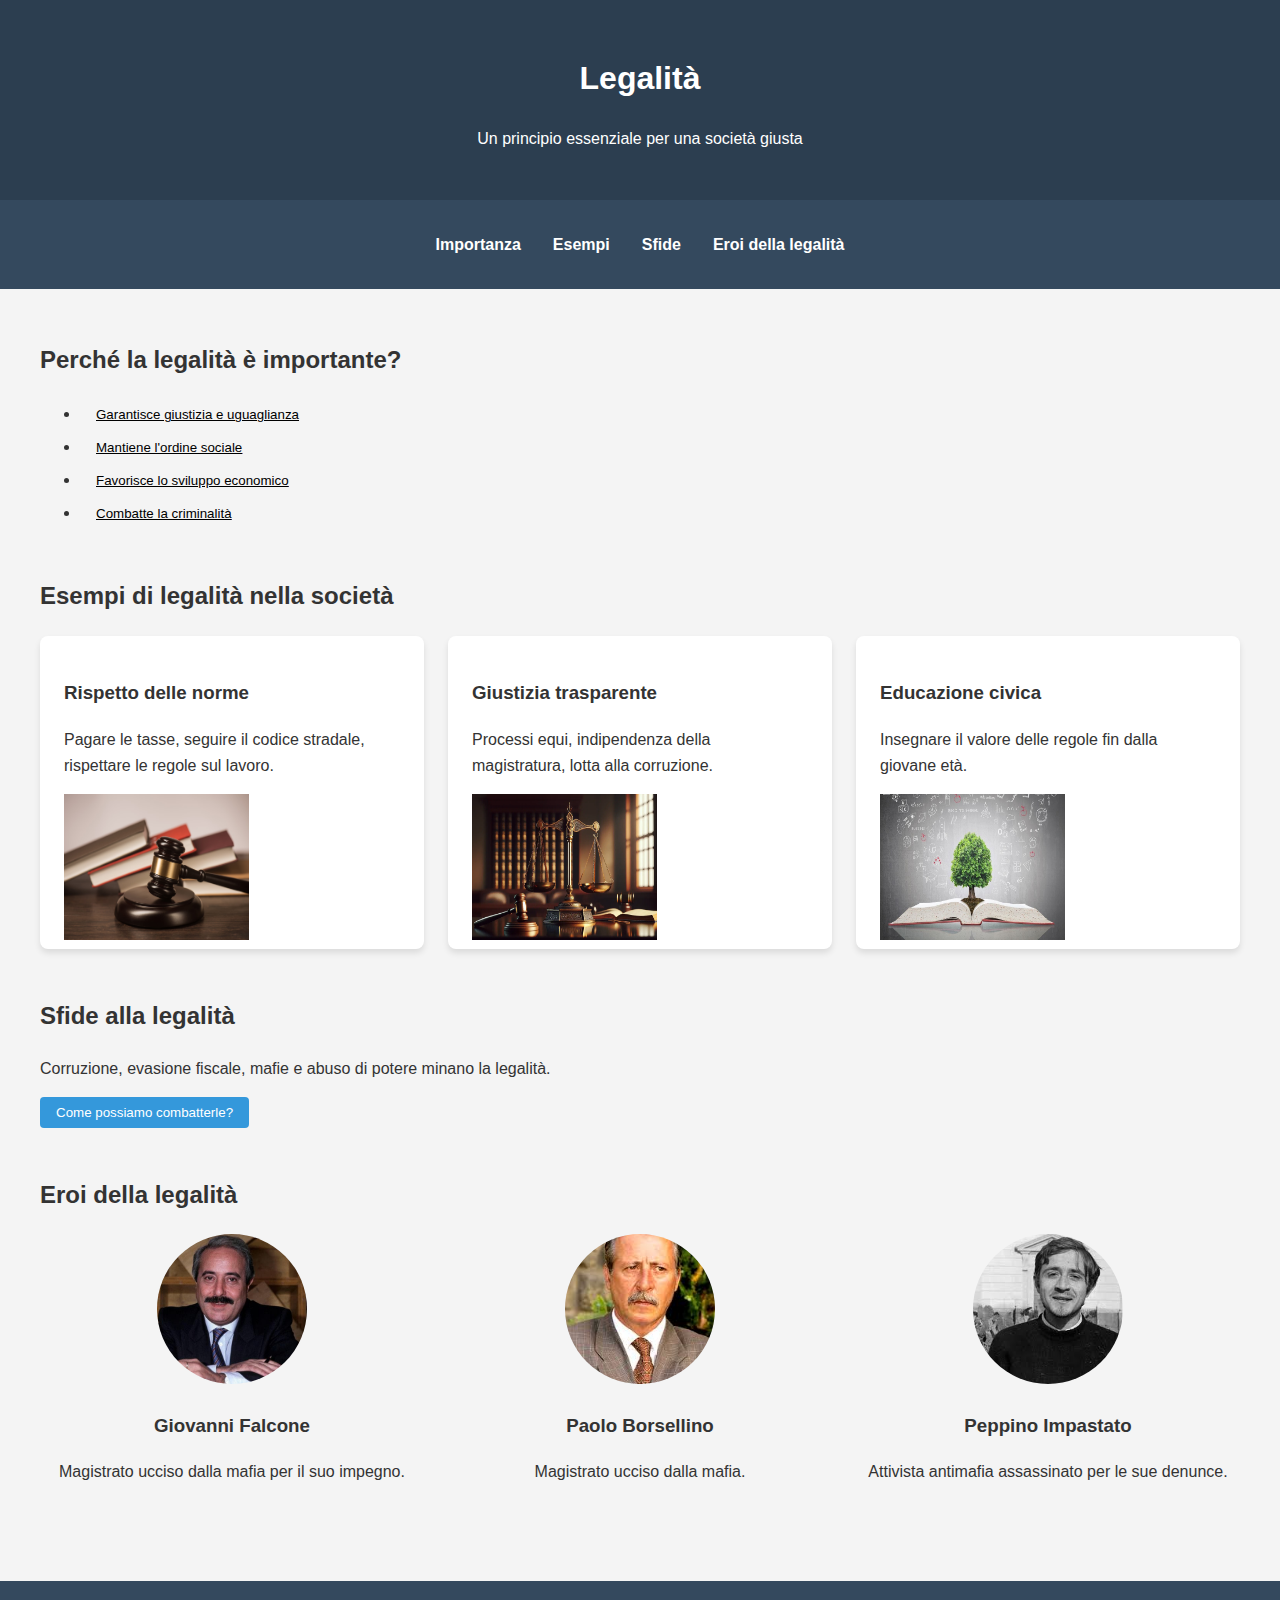
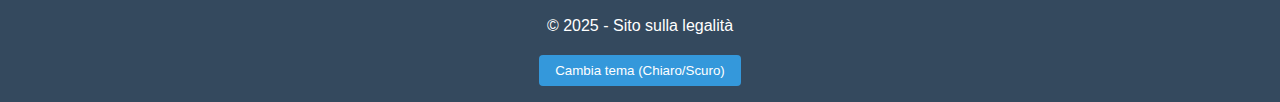
<file: index.html>
<!DOCTYPE html>
<html lang="it">
<head>
    <meta charset="UTF-8">
    <meta name="viewport" content="width=device-width, initial-scale=1.0">
    <title>Legalità - Un valore fondamentale</title>
    <link rel="stylesheet" href="style.css">
</head>
<body>
    <header>
        <h1>Legalità</h1>
        <p>Un principio essenziale per una società giusta</p>
    </header>

    <nav>
        <ul>
            <li><a href="#importanza">Importanza</a></li>
            <li><a href="#esempi">Esempi</a></li>
            <li><a href="#sfide">Sfide</a></li>
            <li><a href="#eroi">Eroi della legalità</a></li>
        </ul>
    </nav>

    <main>
        <section id="importanza">
            <h2>Perché la legalità è importante?</h2>
            <ul>
                <li><a href="Garantisce giustizia e uguaglianza.html"><button class="b1"><p1>Garantisce giustizia e uguaglianza</p1></button></a></li>
                <li><a href="Mantiene l'ordine sociale.html"><button class="b1"><p1>Mantiene l'ordine sociale</p1></button></a></li>
                <li><a href="Favorisce lo sviluppo economico.html"><button class="b1"><p1>Favorisce lo sviluppo economico</p1></button></a></li>
                <li><a href="Combatte la criminalità.html"><button class="b1"><p1>Combatte la criminalità</p1></button></a></li>
            </ul>
        </section>

        <section id="esempi">
            <h2>Esempi di legalità nella società</h2>
            <div class="card-container">
                <div class="card">
                        <h3>Rispetto delle norme</h3>
                        <p>Pagare le tasse, seguire il codice stradale, rispettare le regole sul lavoro.</p>
                        <a href="rispetto delle norme.html"><img src="rispetto delle norme.png" class="imcard"></a>
                </div>
                <div class="card">
                    <h3>Giustizia trasparente</h3>
                    <p>Processi equi, indipendenza della magistratura, lotta alla corruzione.</p>
                    <a href="giustizia trasparenza.html"><img src="giustizia trasparente.png" class="imcard"></a>
                </div>
                <div class="card">
                    <h3>Educazione civica</h3>
                    <p>Insegnare il valore delle regole fin dalla giovane età.</p>
                    <a href="ed civica.html"><img src="ed civica.png" class="imcard"></a>
                </div>
            </div>
        </section>

        <section id="sfide">
            <h2>Sfide alla legalità</h2>
            <p>Corruzione, evasione fiscale, mafie e abuso di potere minano la legalità.</p>
            <button id="showSolution">Come possiamo combatterle?</button>
            <p id="solution" class="hidden">La legalità è un valore fondamentale per la convivenza civile, ma ogni giorno viene messa a rischio da sfide complesse e radicate. Tra i principali ostacoli troviamo la corruzione, l’evasione fiscale, le mafie e l’abuso di potere. Questi fenomeni compromettono la fiducia dei cittadini nelle istituzioni, aggravano le disuguaglianze sociali e rallentano lo sviluppo economico e democratico del Paese. La corruzione distorce i processi decisionali pubblici, alimenta clientele e sprechi, e favorisce interessi privati a discapito del bene comune. L’evasione fiscale, invece, priva lo Stato di risorse preziose per finanziare sanità, istruzione e infrastrutture, e penalizza chi paga regolarmente le tasse. Le mafie rappresentano una minaccia ancora più profonda: controllano territori, impongono il silenzio con la violenza e si infiltrano nell’economia legale, condizionando la libertà di cittadini e imprese. L’abuso di potere, infine, mina la giustizia e la credibilità delle istituzioni, generando sfiducia e rassegnazione. Combattere queste sfide richiede un impegno collettivo. Le istituzioni devono rafforzare i controlli, garantire trasparenza e punire chi viola la legge. Ma è altrettanto importante che ogni cittadino faccia la propria parte: rispettare le regole, denunciare le ingiustizie, educare le nuove generazioni alla legalità. Solo attraverso una cultura condivisa del rispetto, della responsabilità e dell’etica possiamo costruire una società più giusta, sicura e inclusiva.</p>
        </section>

        <section id="eroi">
            <h2>Eroi della legalità</h2>
            <div class="gallery">
                <div class="hero">
                    <a href="giovanni falcone.html"><img src="falcone.png" alt="Giovanni Falcone"></a>
                    <h3>Giovanni Falcone</h3>
                    <p>Magistrato ucciso dalla mafia per il suo impegno.</p>
                </div>
                <div class="hero">
                    <a href="paolo borsellino.html"><img src="borsellino.png" alt="Paolo Borsellino"></a>
                    <h3>Paolo Borsellino</h3>
                    <p>Magistrato ucciso dalla mafia.</p>
                </div>
                <div class="hero">
                    <a href="peppino impastato.html"><img src="impastato.png" alt="Peppino Impastato"></a>
                    <h3>Peppino Impastato</h3>
                    <p>Attivista antimafia assassinato per le sue denunce.</p>
                </div>
            </div>
        </section>
    </main>

    <footer>
        <p>© 2025 - Sito sulla legalità</p>
        <button id="changeTheme">Cambia tema (Chiaro/Scuro)</button>
    </footer>

    <script src="script.js"></script>
</body>
</html>
</file>
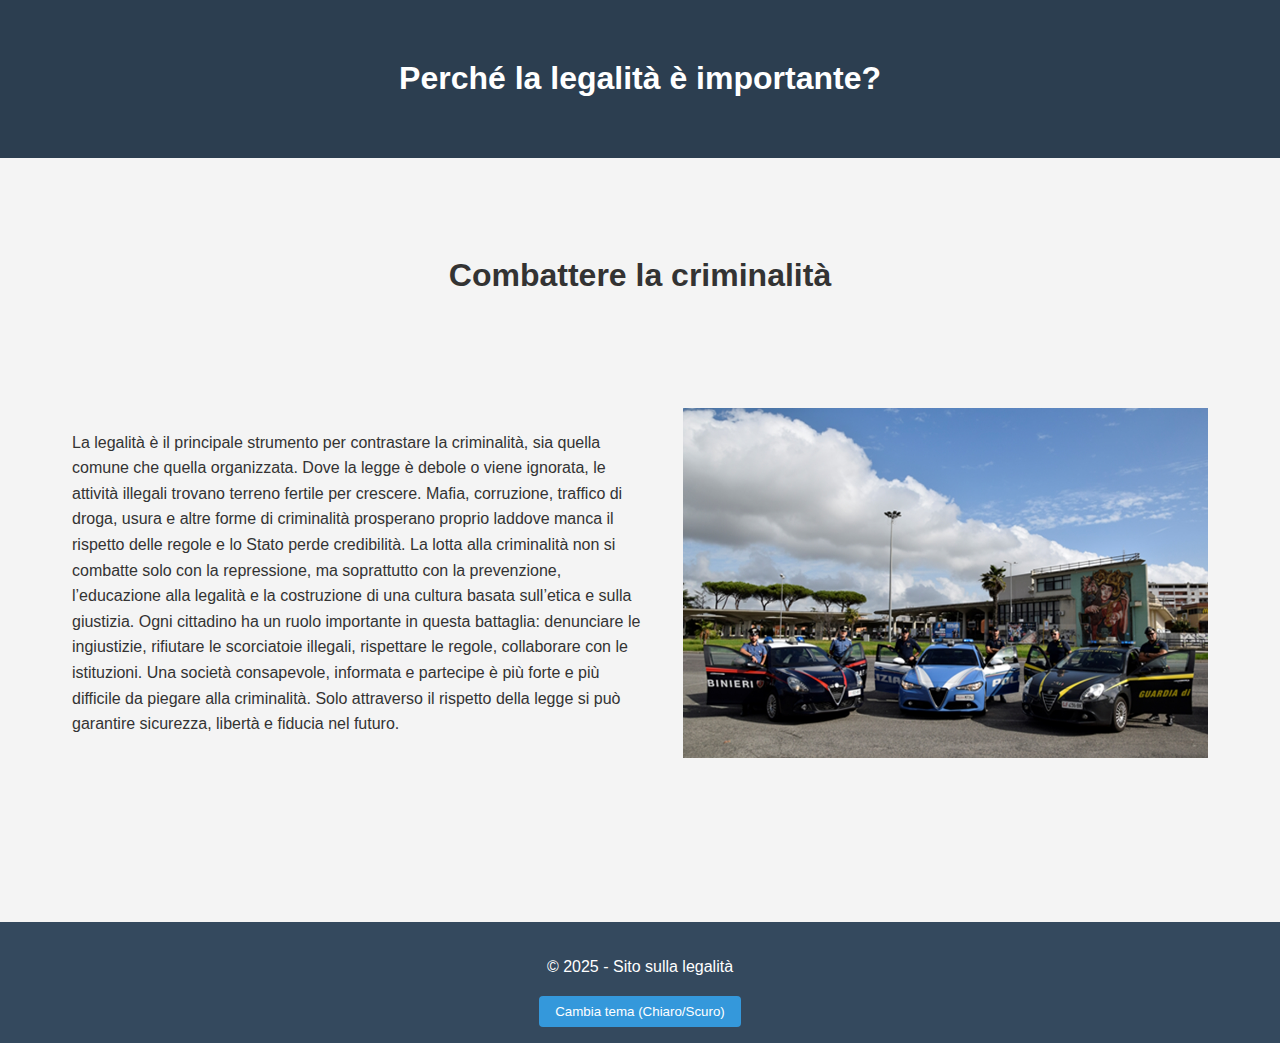
<file: Combatte la criminalità.html>
<!DOCTYPE html>
<html lang="it">
<head>
    <meta charset="UTF-8">
    <meta name="viewport" content="width=device-width, initial-scale=1.0">
    <title>Legalità - Un valore fondamentale</title>
    <link rel="stylesheet" href="style.css">
</head>
<body>
    <header>
        <h1>Perché la legalità è importante?</h1>
    </header>
    <main>
        <h1 class="sottotitolo">Combattere la criminalità</h1>
        <section id="intro">
            <p class="pbutton">La legalità è il principale strumento per contrastare la criminalità, sia quella comune che quella organizzata. Dove la legge è debole o viene ignorata, le attività illegali trovano terreno fertile per crescere. Mafia, corruzione, traffico di droga, usura e altre forme di criminalità prosperano proprio laddove manca il rispetto delle regole e lo Stato perde credibilità. La lotta alla criminalità non si combatte solo con la repressione, ma soprattutto con la prevenzione, l’educazione alla legalità e la costruzione di una cultura basata sull’etica e sulla giustizia. Ogni cittadino ha un ruolo importante in questa battaglia: denunciare le ingiustizie, rifiutare le scorciatoie illegali, rispettare le regole, collaborare con le istituzioni. Una società consapevole, informata e partecipe è più forte e più difficile da piegare alla criminalità. Solo attraverso il rispetto della legge si può garantire sicurezza, libertà e fiducia nel futuro.</p>
            <img src="combatte la criminalità.png" class="imbutton">
        </section>
    </main>
    <footer>
        <p>© 2025 - Sito sulla legalità</p>
        <button id="changeTheme">Cambia tema (Chiaro/Scuro)</button>
    </footer>

    <script src="script4.js"></script>
</body>
</html>
</file>
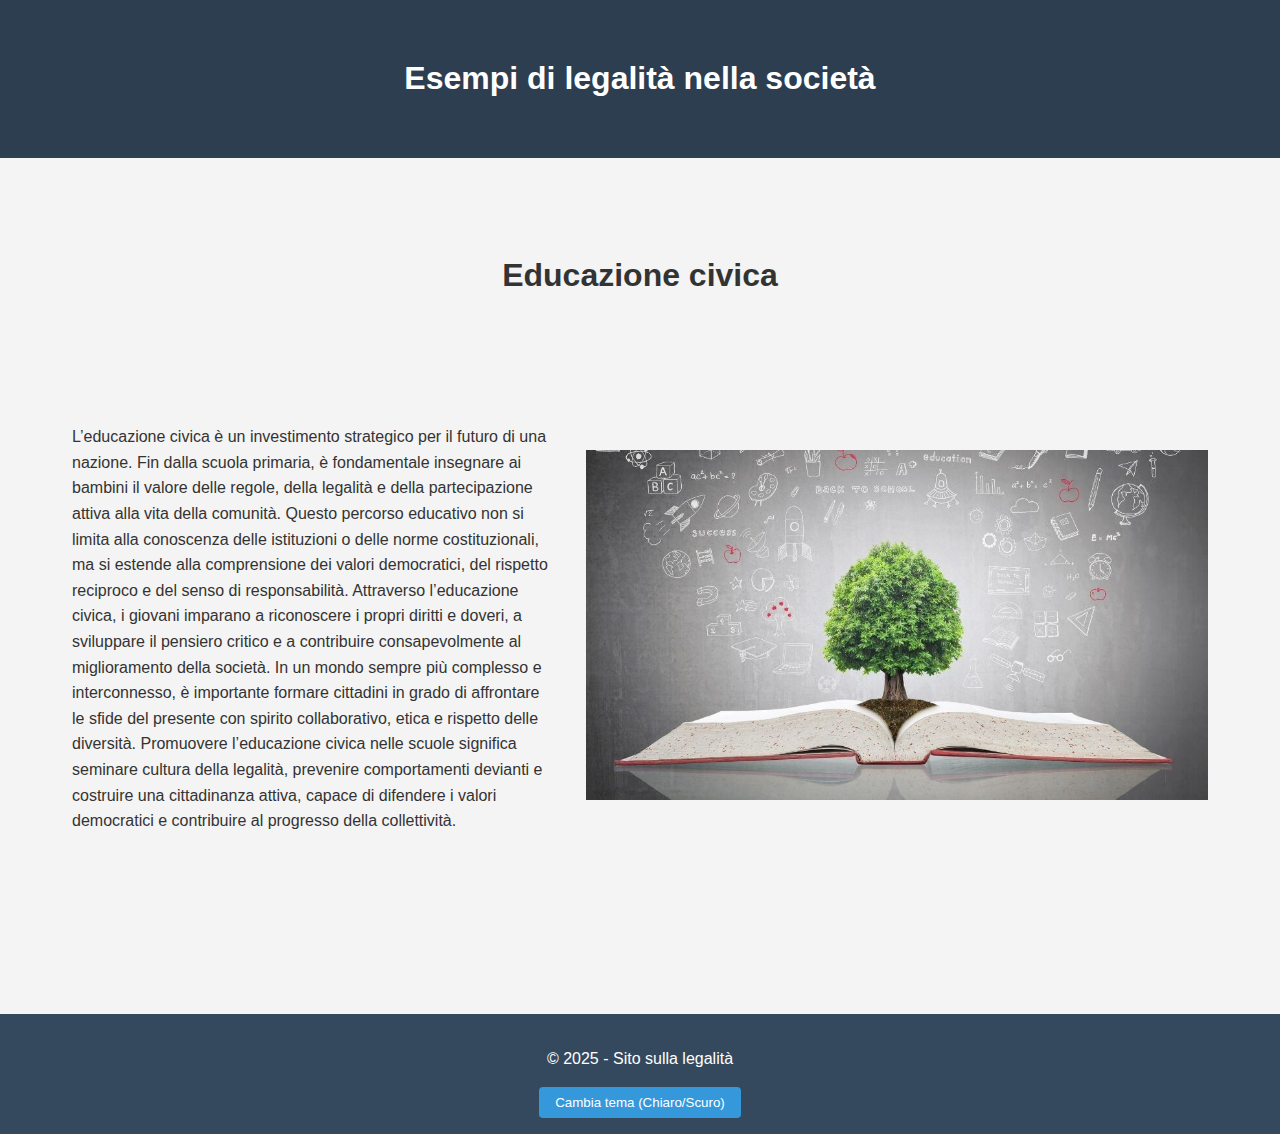
<file: ed civica.html>
<!DOCTYPE html>
<html lang="it">
<head>
    <meta charset="UTF-8">
    <meta name="viewport" content="width=device-width, initial-scale=1.0">
    <title>Legalità - Un valore fondamentale</title>
    <link rel="stylesheet" href="style.css">
</head>
<body>
    <header>
        <h1>Esempi di legalità nella società</h1>
    </header>
    <main>
        <h1 class="sottotitolo">Educazione civica</h1>
        <section id="intro">
            <p class="pbutton">L’educazione civica è un investimento strategico per il futuro di una nazione. Fin dalla scuola primaria, è fondamentale insegnare ai bambini il valore delle regole, della legalità e della partecipazione attiva alla vita della comunità. Questo percorso educativo non si limita alla conoscenza delle istituzioni o delle norme costituzionali, ma si estende alla comprensione dei valori democratici, del rispetto reciproco e del senso di responsabilità. Attraverso l’educazione civica, i giovani imparano a riconoscere i propri diritti e doveri, a sviluppare il pensiero critico e a contribuire consapevolmente al miglioramento della società. In un mondo sempre più complesso e interconnesso, è importante formare cittadini in grado di affrontare le sfide del presente con spirito collaborativo, etica e rispetto delle diversità. Promuovere l’educazione civica nelle scuole significa seminare cultura della legalità, prevenire comportamenti devianti e costruire una cittadinanza attiva, capace di difendere i valori democratici e contribuire al progresso della collettività.</p>
            <a href="Rick Roll (Different link   no ads).mp4"><img src="ed civica.png" class="imbutton"></a>
        </section>
    </main>
    <footer>
        <p>© 2025 - Sito sulla legalità</p>
        <button id="changeTheme">Cambia tema (Chiaro/Scuro)</button>
    </footer>

    <script src="script10.js"></script>
</body>
</html>
</file>
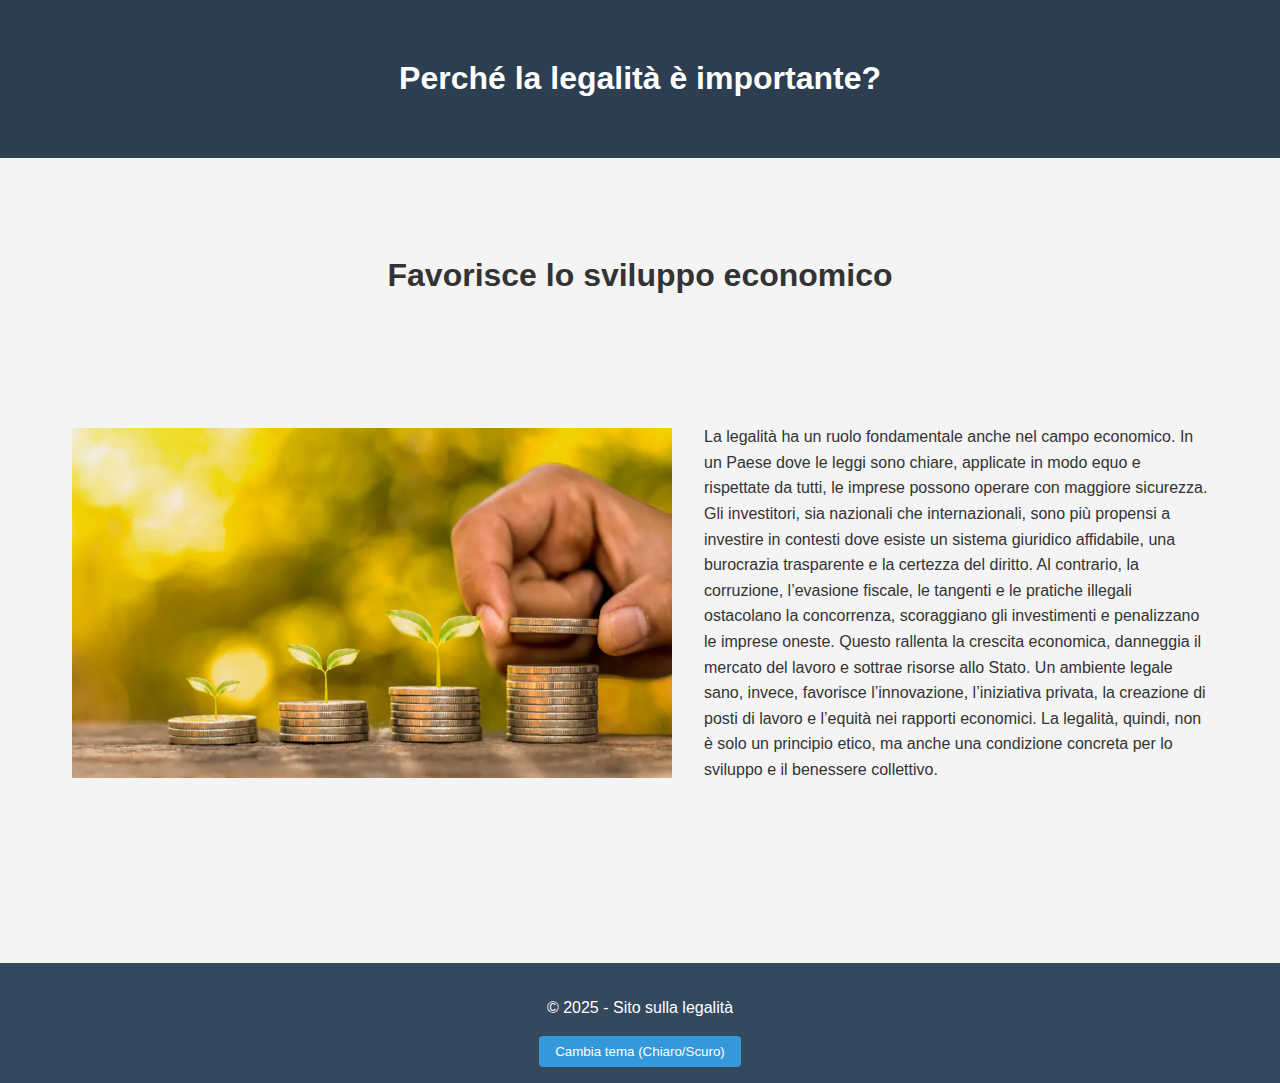
<file: Favorisce lo sviluppo economico.html>
<!DOCTYPE html>
<html lang="it">
<head>
    <meta charset="UTF-8">
    <meta name="viewport" content="width=device-width, initial-scale=1.0">
    <title>Legalità - Un valore fondamentale</title>
    <link rel="stylesheet" href="style.css">
</head>
<body>
    <header>
        <h1>Perché la legalità è importante?</h1>
    </header>
    <main>
        <h1 class="sottotitolo">Favorisce lo sviluppo economico</h1>
        <section id="intro">
            <img src="favorisce lo sviluppo economico.webp" class="imbutton">
            <p class="pbutton">La legalità ha un ruolo fondamentale anche nel campo economico. In un Paese dove le leggi sono chiare, applicate in modo equo e rispettate da tutti, le imprese possono operare con maggiore sicurezza. Gli investitori, sia nazionali che internazionali, sono più propensi a investire in contesti dove esiste un sistema giuridico affidabile, una burocrazia trasparente e la certezza del diritto. Al contrario, la corruzione, l’evasione fiscale, le tangenti e le pratiche illegali ostacolano la concorrenza, scoraggiano gli investimenti e penalizzano le imprese oneste. Questo rallenta la crescita economica, danneggia il mercato del lavoro e sottrae risorse allo Stato. Un ambiente legale sano, invece, favorisce l’innovazione, l’iniziativa privata, la creazione di posti di lavoro e l’equità nei rapporti economici. La legalità, quindi, non è solo un principio etico, ma anche una condizione concreta per lo sviluppo e il benessere collettivo.</p>
        </section>
    </main>
    <footer>
        <p>© 2025 - Sito sulla legalità</p>
        <button id="changeTheme">Cambia tema (Chiaro/Scuro)</button>
    </footer>

    <script src="script3.js"></script>
</body>
</html>
</file>
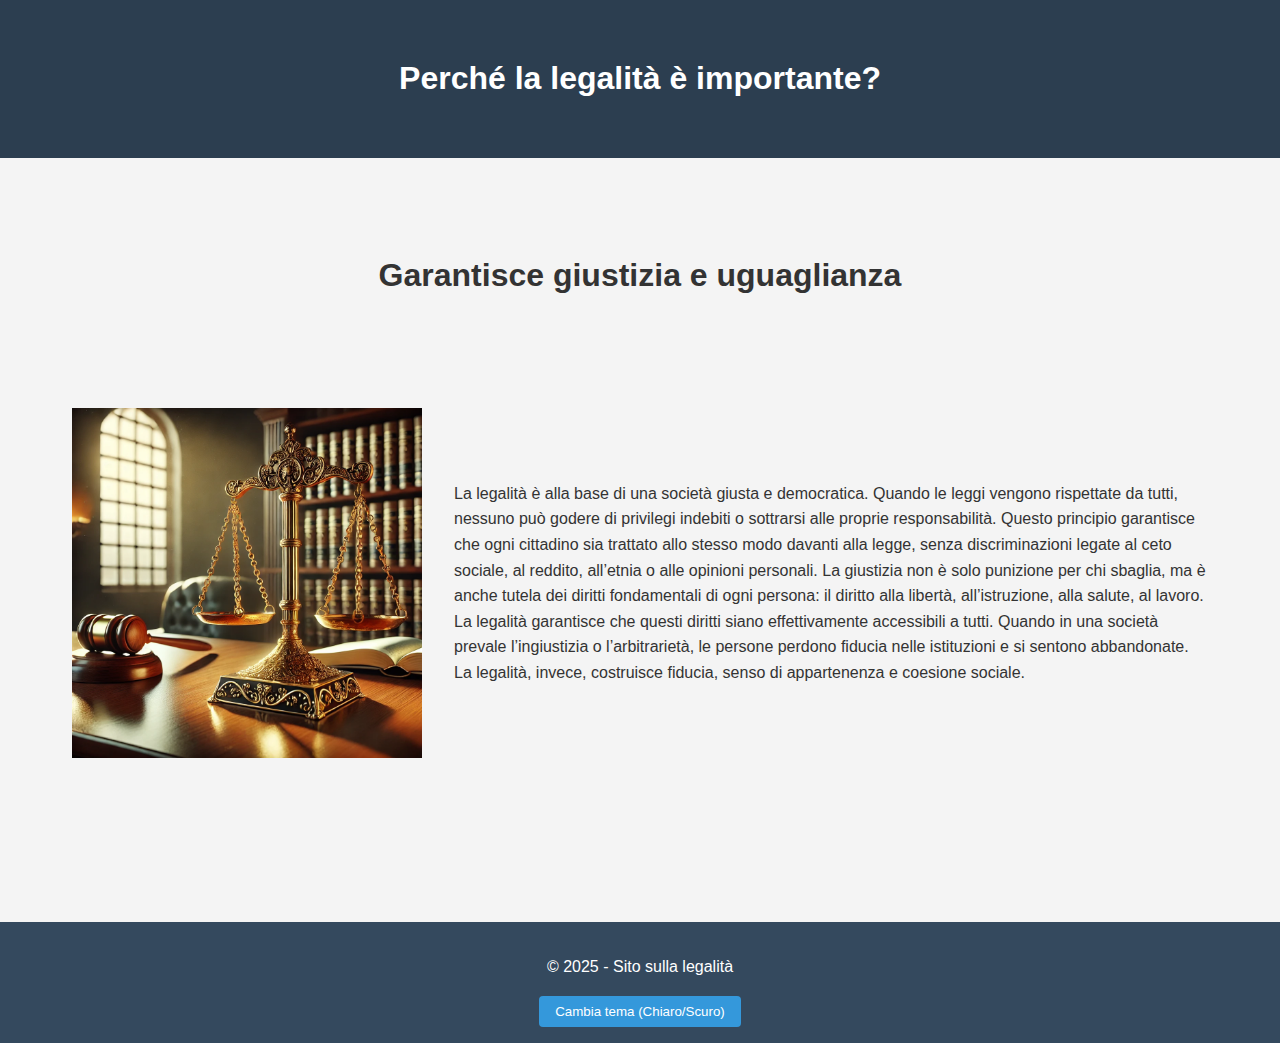
<file: Garantisce giustizia e uguaglianza.html>
<!DOCTYPE html>
<html lang="it">
<head>
    <meta charset="UTF-8">
    <meta name="viewport" content="width=device-width, initial-scale=1.0">
    <title>Legalità - Un valore fondamentale</title>
    <link rel="stylesheet" href="style.css">
</head>
<body>
    <header>
        <h1>Perché la legalità è importante?</h1>
    </header>
    <main>
         <h1 class="sottotitolo">Garantisce giustizia e uguaglianza</h1>
        <section id="intro">
            <img src="giustizia e uguaglianza.png" class="imbutton">
            <p class="pbutton">La legalità è alla base di una società giusta e democratica. Quando le leggi vengono rispettate da tutti, nessuno può godere di privilegi indebiti o sottrarsi alle proprie responsabilità. Questo principio garantisce che ogni cittadino sia trattato allo stesso modo davanti alla legge, senza discriminazioni legate al ceto sociale, al reddito, all’etnia o alle opinioni personali. La giustizia non è solo punizione per chi sbaglia, ma è anche tutela dei diritti fondamentali di ogni persona: il diritto alla libertà, all’istruzione, alla salute, al lavoro. La legalità garantisce che questi diritti siano effettivamente accessibili a tutti. Quando in una società prevale l’ingiustizia o l’arbitrarietà, le persone perdono fiducia nelle istituzioni e si sentono abbandonate. La legalità, invece, costruisce fiducia, senso di appartenenza e coesione sociale.</p>
        </section>
    </main>
    <footer>
        <p>© 2025 - Sito sulla legalità</p>
        <button id="changeTheme">Cambia tema (Chiaro/Scuro)</button>
    </footer>

    <script src="script2.js"></script>
</body>
</html>
</file>
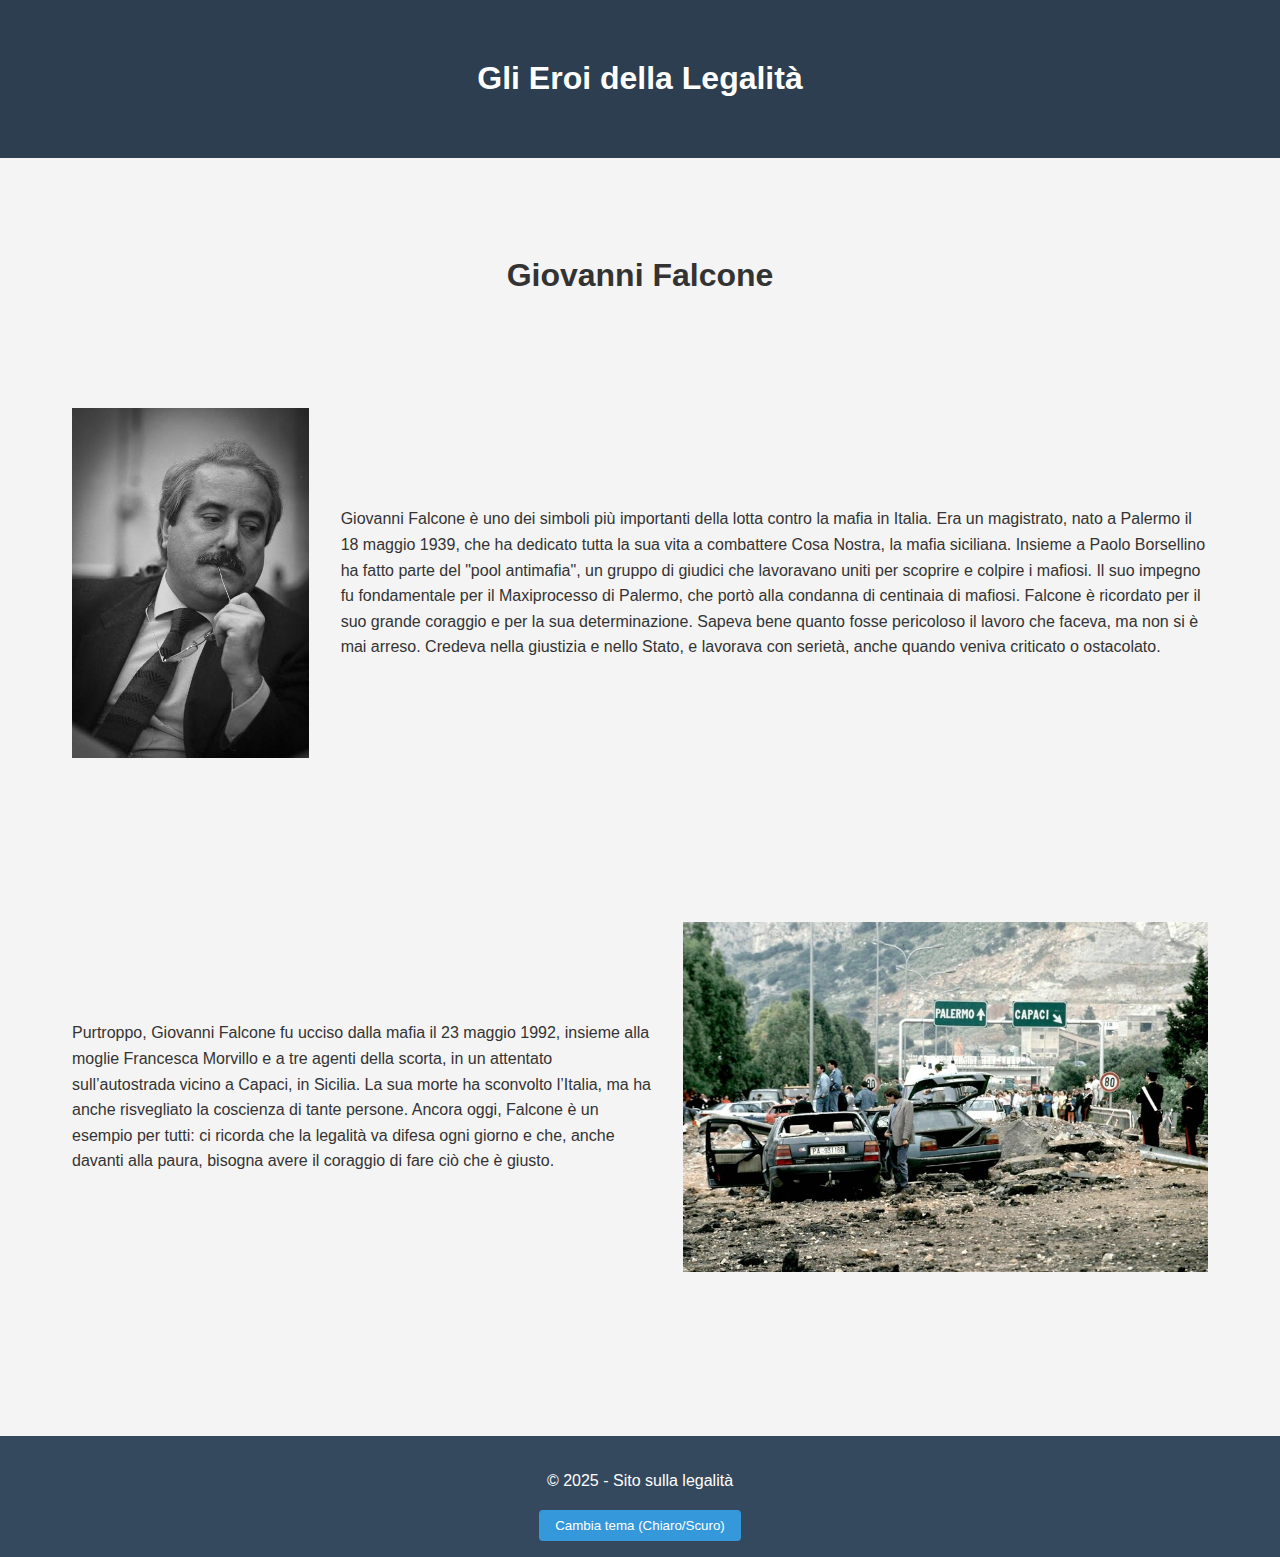
<file: giovanni falcone.html>
<!DOCTYPE html>
<html lang="it">
<head>
    <meta charset="UTF-8">
    <meta name="viewport" content="width=device-width, initial-scale=1.0">
    <title>Legalità - Un valore fondamentale</title>
    <link rel="stylesheet" href="style.css">
</head>
<body>
    <header>
        <h1>Gli Eroi della Legalità</h1>
    </header>
    <main>
        <h1 class="sottotitolo">Giovanni Falcone</h1>
        <section id="intro">
            <img src="faccia falcone.png" class="imbutton">
            <p class="pbutton">Giovanni Falcone è uno dei simboli più importanti della lotta contro la mafia in Italia. Era un magistrato, nato a Palermo il 18 maggio 1939, che ha dedicato tutta la sua vita a combattere Cosa Nostra, la mafia siciliana. Insieme a Paolo Borsellino ha fatto parte del "pool antimafia", un gruppo di giudici che lavoravano uniti per scoprire e colpire i mafiosi. Il suo impegno fu fondamentale per il Maxiprocesso di Palermo, che portò alla condanna di centinaia di mafiosi. Falcone è ricordato per il suo grande coraggio e per la sua determinazione. Sapeva bene quanto fosse pericoloso il lavoro che faceva, ma non si è mai arreso. Credeva nella giustizia e nello Stato, e lavorava con serietà, anche quando veniva criticato o ostacolato.</p>
        </section>
        <section id="intro">
            <p class="pbutton">Purtroppo, Giovanni Falcone fu ucciso dalla mafia il 23 maggio 1992, insieme alla moglie Francesca Morvillo e a tre agenti della scorta, in un attentato sull’autostrada vicino a Capaci, in Sicilia. La sua morte ha sconvolto l’Italia, ma ha anche risvegliato la coscienza di tante persone. Ancora oggi, Falcone è un esempio per tutti: ci ricorda che la legalità va difesa ogni giorno e che, anche davanti alla paura, bisogna avere il coraggio di fare ciò che è giusto.</p>
            <img src="morte falcone.png" class="imbutton">
        </section>
    </main>
    <footer>
        <p>© 2025 - Sito sulla legalità</p>
        <button id="changeTheme">Cambia tema (Chiaro/Scuro)</button>
    </footer>

    <script src="script7.js"></script>
</body>
</html>
</file>
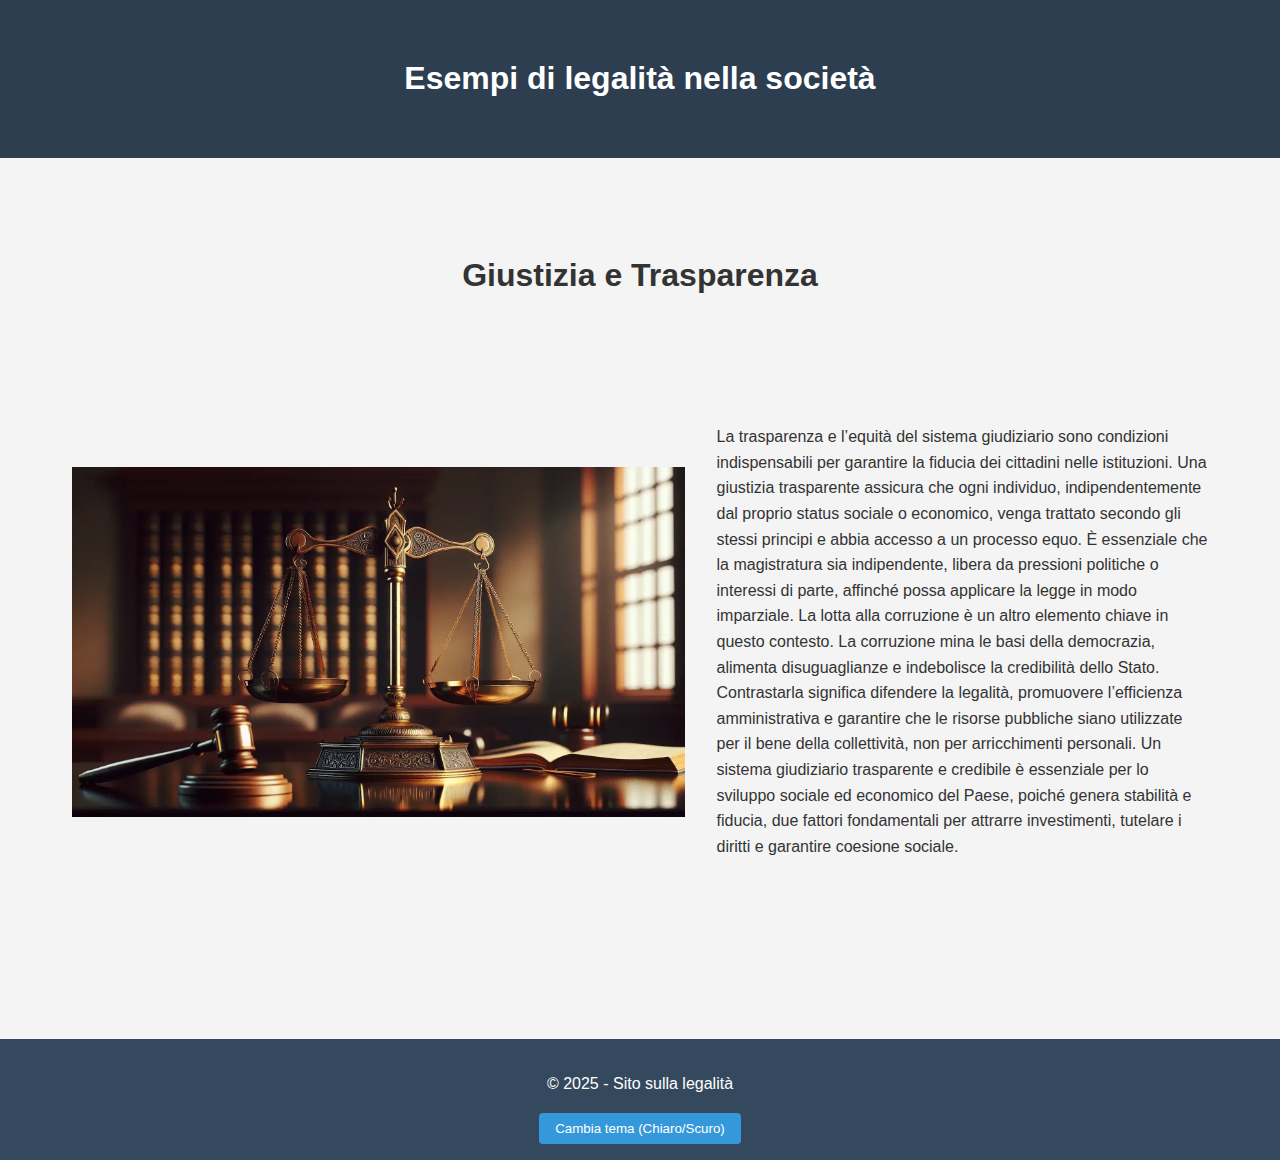
<file: giustizia trasparenza.html>
<!DOCTYPE html>
<html lang="it">
<head>
    <meta charset="UTF-8">
    <meta name="viewport" content="width=device-width, initial-scale=1.0">
    <title>Legalità - Un valore fondamentale</title>
    <link rel="stylesheet" href="style.css">
</head>
<body>
    <header>
        <h1>Esempi di legalità nella società</h1>
    </header>
    <main>
        <h1 class="sottotitolo">Giustizia e Trasparenza</h1>
        <section id="intro">
            <img src="giustizia trasparente.png" class="imbutton">
            <p class="pbutton">La trasparenza e l’equità del sistema giudiziario sono condizioni indispensabili per garantire la fiducia dei cittadini nelle istituzioni. Una giustizia trasparente assicura che ogni individuo, indipendentemente dal proprio status sociale o economico, venga trattato secondo gli stessi principi e abbia accesso a un processo equo. È essenziale che la magistratura sia indipendente, libera da pressioni politiche o interessi di parte, affinché possa applicare la legge in modo imparziale. La lotta alla corruzione è un altro elemento chiave in questo contesto. La corruzione mina le basi della democrazia, alimenta disuguaglianze e indebolisce la credibilità dello Stato. Contrastarla significa difendere la legalità, promuovere l’efficienza amministrativa e garantire che le risorse pubbliche siano utilizzate per il bene della collettività, non per arricchimenti personali. Un sistema giudiziario trasparente e credibile è essenziale per lo sviluppo sociale ed economico del Paese, poiché genera stabilità e fiducia, due fattori fondamentali per attrarre investimenti, tutelare i diritti e garantire coesione sociale.</p>
        </section>
    </main>
    <footer>
        <p>© 2025 - Sito sulla legalità</p>
        <button id="changeTheme">Cambia tema (Chiaro/Scuro)</button>
    </footer>

    <script src="script9.js"></script>
</body>
</html>
</file>
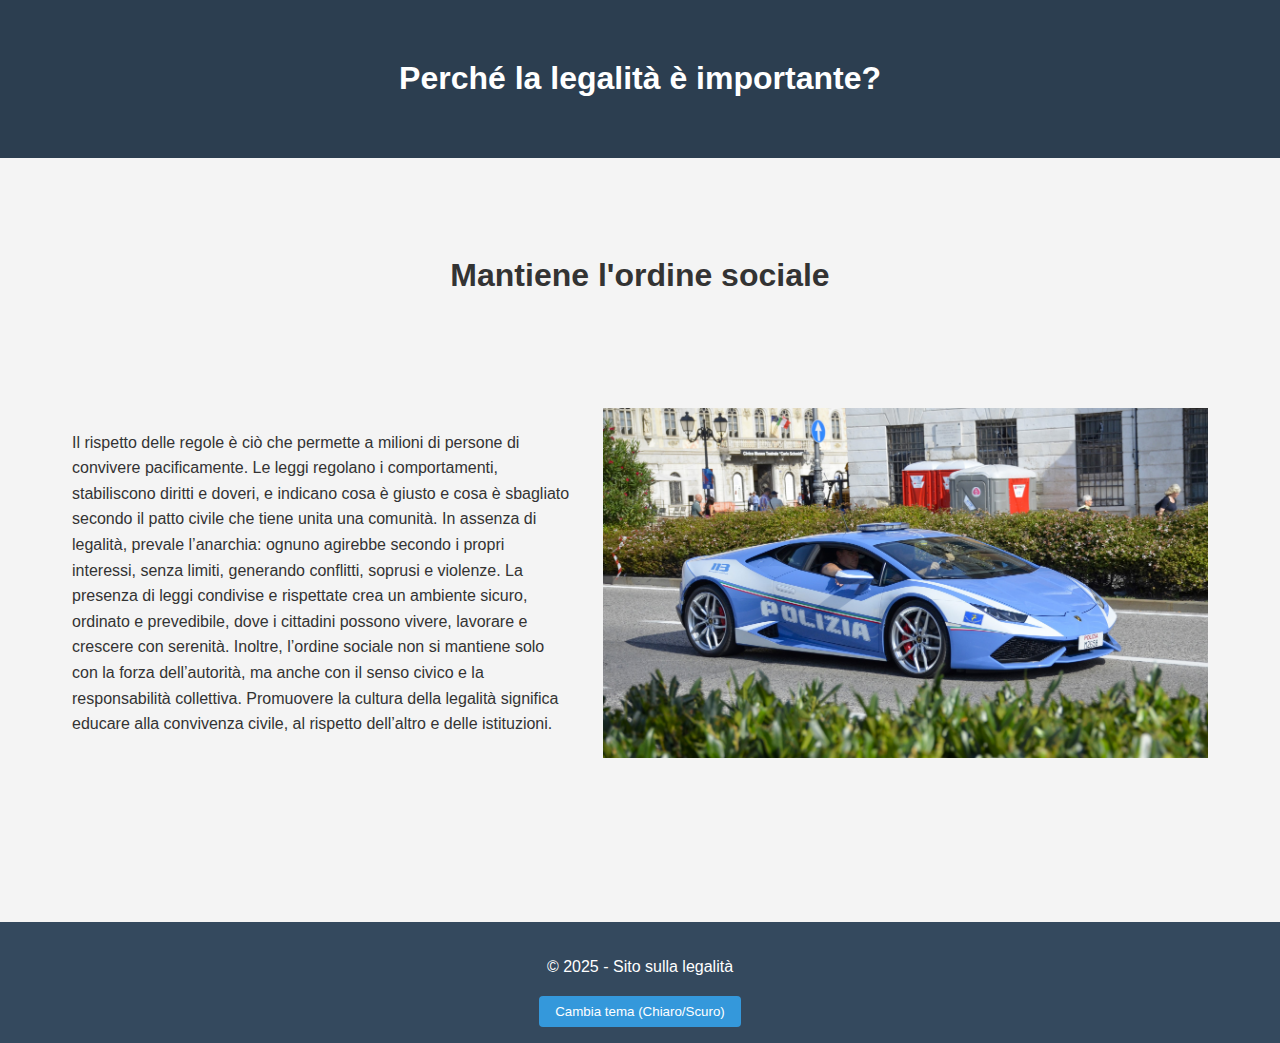
<file: Mantiene l'ordine sociale.html>
<!DOCTYPE html>
<html lang="it">
<head>
    <meta charset="UTF-8">
    <meta name="viewport" content="width=device-width, initial-scale=1.0">
    <title>Legalità - Un valore fondamentale</title>
    <link rel="stylesheet" href="style.css">
</head>
<body>
    <header>
        <h1>Perché la legalità è importante?</h1>
    </header>
    <main>
        <h1 class="sottotitolo">Mantiene l'ordine sociale</h1>
        <section id="intro">
            <p class="pbutton">Il rispetto delle regole è ciò che permette a milioni di persone di convivere pacificamente. Le leggi regolano i comportamenti, stabiliscono diritti e doveri, e indicano cosa è giusto e cosa è sbagliato secondo il patto civile che tiene unita una comunità. In assenza di legalità, prevale l’anarchia: ognuno agirebbe secondo i propri interessi, senza limiti, generando conflitti, soprusi e violenze. La presenza di leggi condivise e rispettate crea un ambiente sicuro, ordinato e prevedibile, dove i cittadini possono vivere, lavorare e crescere con serenità. Inoltre, l’ordine sociale non si mantiene solo con la forza dell’autorità, ma anche con il senso civico e la responsabilità collettiva. Promuovere la cultura della legalità significa educare alla convivenza civile, al rispetto dell’altro e delle istituzioni.</p>
            <img src="mantiene l'ordine sociale.jpg" class="imbutton">
        </section>
    </main>
    <footer>
        <p>© 2025 - Sito sulla legalità</p>
        <button id="changeTheme">Cambia tema (Chiaro/Scuro)</button>
    </footer>

    <script src="script1.js"></script>
</body>
</html>
</file>
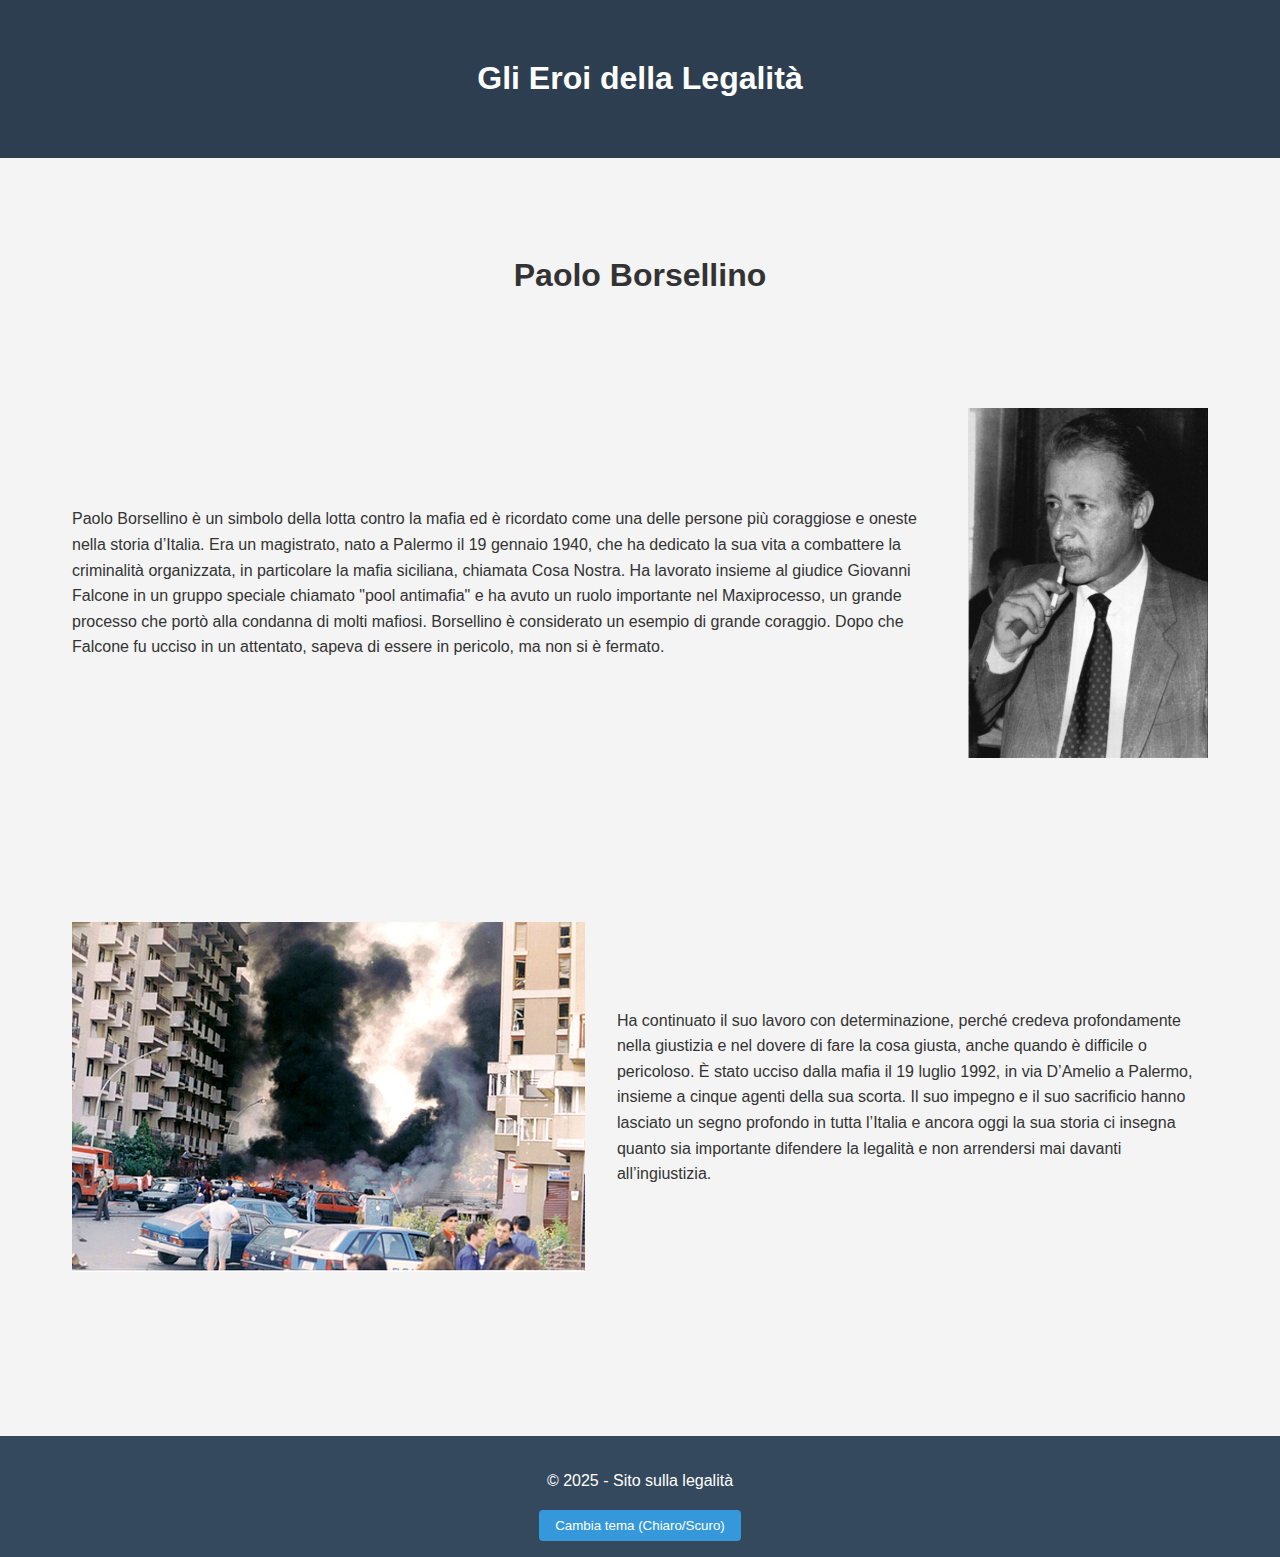
<file: paolo borsellino.html>
<!DOCTYPE html>
<html lang="it">
<head>
    <meta charset="UTF-8">
    <meta name="viewport" content="width=device-width, initial-scale=1.0">
    <title>Legalità - Un valore fondamentale</title>
    <link rel="stylesheet" href="style.css">
</head>
<body>
    <header>
        <h1>Gli Eroi della Legalità</h1>
    </header>
    <main>
        <h1 class="sottotitolo">Paolo Borsellino</h1>
        <section id="intro">
            <p class="pbutton">Paolo Borsellino è un simbolo della lotta contro la mafia ed è ricordato come una delle persone più coraggiose e oneste nella storia d’Italia. Era un magistrato, nato a Palermo il 19 gennaio 1940, che ha dedicato la sua vita a combattere la criminalità organizzata, in particolare la mafia siciliana, chiamata Cosa Nostra. Ha lavorato insieme al giudice Giovanni Falcone in un gruppo speciale chiamato "pool antimafia" e ha avuto un ruolo importante nel Maxiprocesso, un grande processo che portò alla condanna di molti mafiosi. Borsellino è considerato un esempio di grande coraggio. Dopo che Falcone fu ucciso in un attentato, sapeva di essere in pericolo, ma non si è fermato.</p>
            <img src="faccia borsellino.png" class="imbutton">
        </section>
        <section id="intro">
            <img src="morte borsellino.png" class="imbutton">
            <p class="pbutton"> Ha continuato il suo lavoro con determinazione, perché credeva profondamente nella giustizia e nel dovere di fare la cosa giusta, anche quando è difficile o pericoloso. È stato ucciso dalla mafia il 19 luglio 1992, in via D’Amelio a Palermo, insieme a cinque agenti della sua scorta. Il suo impegno e il suo sacrificio hanno lasciato un segno profondo in tutta l’Italia e ancora oggi la sua storia ci insegna quanto sia importante difendere la legalità e non arrendersi mai davanti all’ingiustizia.</p>
        </section>
    </main>
    <footer>
        <p>© 2025 - Sito sulla legalità</p>
        <button id="changeTheme">Cambia tema (Chiaro/Scuro)</button>
    </footer>

    <script src="script6.js"></script>
</body>
</html>
</file>
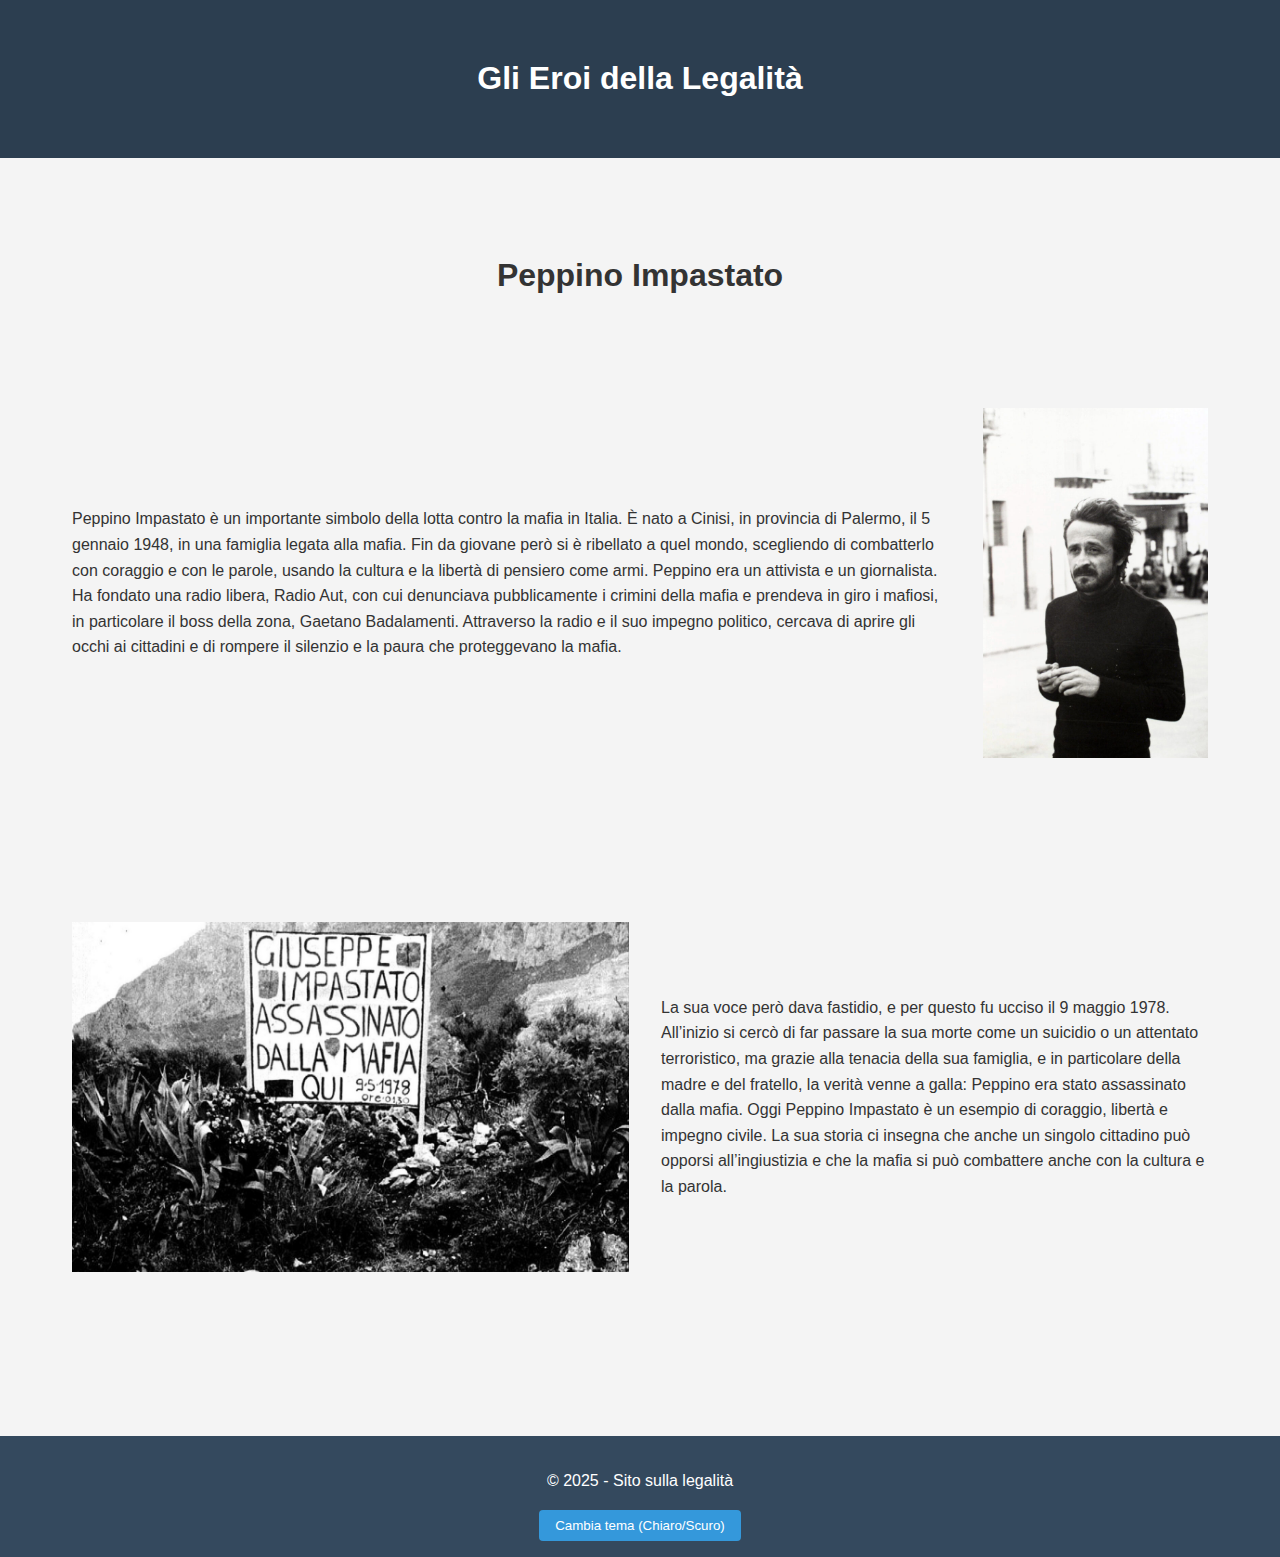
<file: peppino impastato.html>
<!DOCTYPE html>
<html lang="it">
<head>
    <meta charset="UTF-8">
    <meta name="viewport" content="width=device-width, initial-scale=1.0">
    <title>Legalità - Un valore fondamentale</title>
    <link rel="stylesheet" href="style.css">
</head>
<body>
    <header>
        <h1>Gli Eroi della Legalità</h1>
    </header>
    <main>
        <h1 class="sottotitolo">Peppino Impastato</h1>
         <section id="intro">
            <p class="pbutton">Peppino Impastato è un importante simbolo della lotta contro la mafia in Italia. È nato a Cinisi, in provincia di Palermo, il 5 gennaio 1948, in una famiglia legata alla mafia. Fin da giovane però si è ribellato a quel mondo, scegliendo di combatterlo con coraggio e con le parole, usando la cultura e la libertà di pensiero come armi. Peppino era un attivista e un giornalista. Ha fondato una radio libera, Radio Aut, con cui denunciava pubblicamente i crimini della mafia e prendeva in giro i mafiosi, in particolare il boss della zona, Gaetano Badalamenti. Attraverso la radio e il suo impegno politico, cercava di aprire gli occhi ai cittadini e di rompere il silenzio e la paura che proteggevano la mafia.</p>
            <img src="faccia peppino.png" class="imbutton">
        </section>
        <section id="intro">
            <img src="morte peppino.png" class="imbutton">
            <p class="pbutton">La sua voce però dava fastidio, e per questo fu ucciso il 9 maggio 1978. All’inizio si cercò di far passare la sua morte come un suicidio o un attentato terroristico, ma grazie alla tenacia della sua famiglia, e in particolare della madre e del fratello, la verità venne a galla: Peppino era stato assassinato dalla mafia. Oggi Peppino Impastato è un esempio di coraggio, libertà e impegno civile. La sua storia ci insegna che anche un singolo cittadino può opporsi all’ingiustizia e che la mafia si può combattere anche con la cultura e la parola.</p>
        </section>
    </main>
    <footer>
        <p>© 2025 - Sito sulla legalità</p>
        <button id="changeTheme">Cambia tema (Chiaro/Scuro)</button>
    </footer>

    <script src="script5.js"></script>
</body>
</html>
</file>
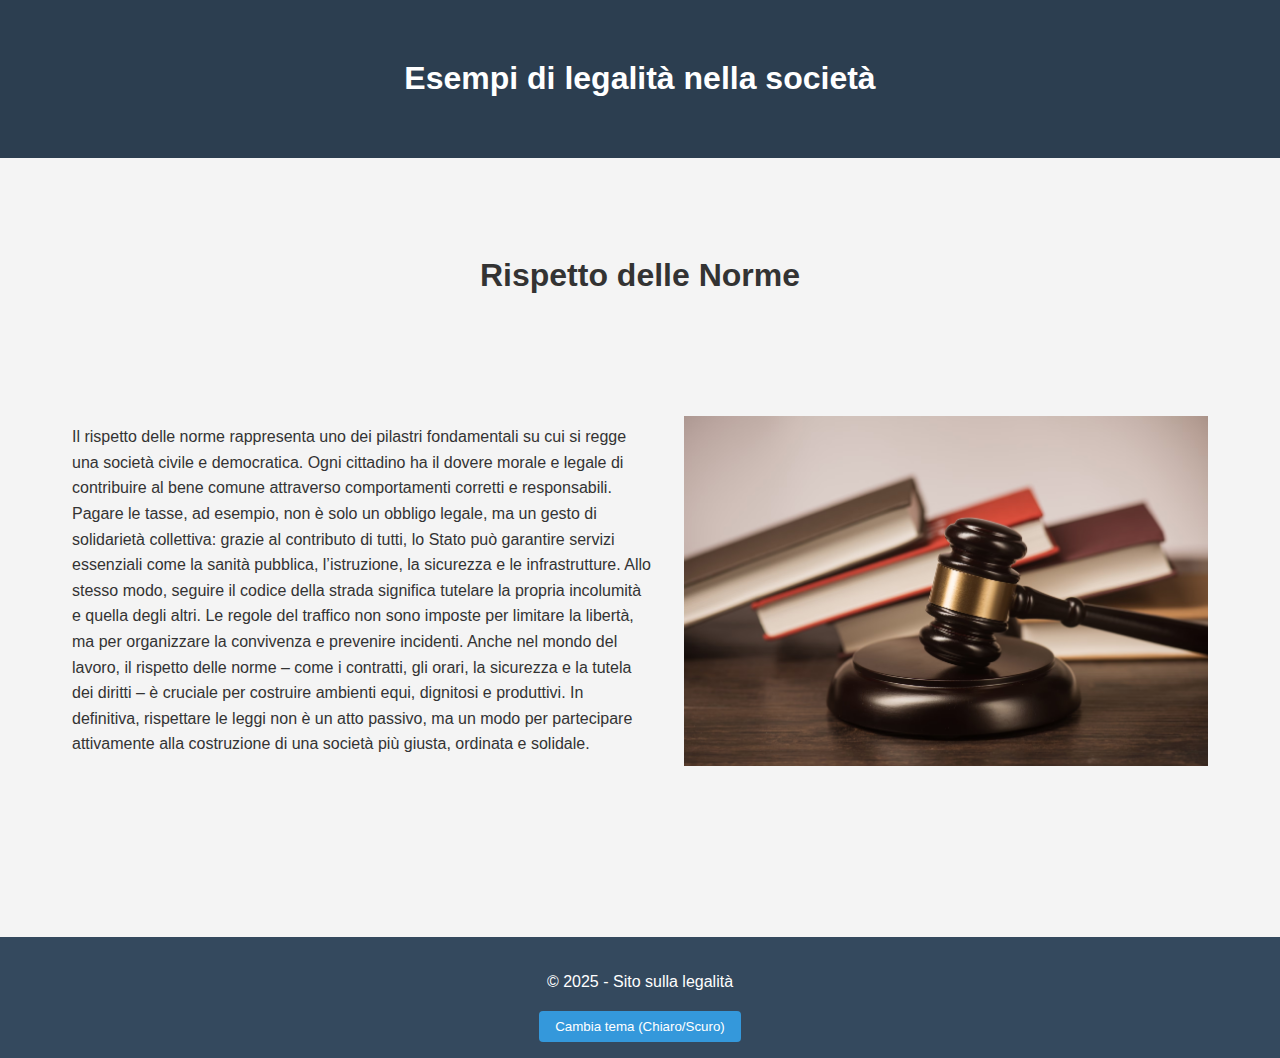
<file: rispetto delle norme.html>
<!DOCTYPE html>
<html lang="it">
<head>
    <meta charset="UTF-8">
    <meta name="viewport" content="width=device-width, initial-scale=1.0">
    <title>Legalità - Un valore fondamentale</title>
    <link rel="stylesheet" href="style.css">
</head>
<body>
    <header>
        <h1>Esempi di legalità nella società</h1>
    </header>
    <main>
        <h1 class="sottotitolo">Rispetto delle Norme</h1>
        <section id="intro">
            <p class="pbutton">Il rispetto delle norme rappresenta uno dei pilastri fondamentali su cui si regge una società civile e democratica. Ogni cittadino ha il dovere morale e legale di contribuire al bene comune attraverso comportamenti corretti e responsabili. Pagare le tasse, ad esempio, non è solo un obbligo legale, ma un gesto di solidarietà collettiva: grazie al contributo di tutti, lo Stato può garantire servizi essenziali come la sanità pubblica, l’istruzione, la sicurezza e le infrastrutture. Allo stesso modo, seguire il codice della strada significa tutelare la propria incolumità e quella degli altri. Le regole del traffico non sono imposte per limitare la libertà, ma per organizzare la convivenza e prevenire incidenti. Anche nel mondo del lavoro, il rispetto delle norme – come i contratti, gli orari, la sicurezza e la tutela dei diritti – è cruciale per costruire ambienti equi, dignitosi e produttivi. In definitiva, rispettare le leggi non è un atto passivo, ma un modo per partecipare attivamente alla costruzione di una società più giusta, ordinata e solidale.</p>
            <img src="rispetto delle norme.png" class="imbutton">
        </section>
    </main>
    <footer>
        <p>© 2025 - Sito sulla legalità</p>
        <button id="changeTheme">Cambia tema (Chiaro/Scuro)</button>
    </footer>

    <script src="script8.js"></script>
</body>
</html>
</file>
<file: style.css>
body {
    font-family: Arial, sans-serif;
    line-height: 1.6;
    margin: 0;
    padding: 0;
    background-color: #f4f4f4;
    color: #333;
    transition: background-color 0.3s, color 0.3s;
}

body.dark-mode {
    background-color: #222;
    color: #f4f4f4;
}

header {
    background: #2c3e50;
    color: #fff;
    text-align: center;
    padding: 2rem 0;
}

nav {
    background: #34495e;
    padding: 1rem;
}

nav ul {
    list-style: none;
    display: flex;
    justify-content: center;
    gap: 2rem;
    padding: 0;
}

nav a {
    color: #fff;
    text-decoration: none;
    font-weight: bold;
}

nav a:hover {
    text-decoration: underline;
}

main {
    padding: 2rem;
    max-width: 1200px;
    margin: 0 auto;
}

.b1{
    text-decoration: underline;
    margin-bottom: 2px;
    margin-top: 2px;
    background-color: #f4f4f4;
    color: black;
    display: block;
}

.b1:hover{
    border-color: black;
    background: linear-gradient(white,rgb(78, 243, 255));
}

body.dark-mode .b1{
    background-color: #222;
    color: #fff;
}

body.dark-mode .b1:hover{
    border-bottom: #f4f4f4;
    background: linear-gradient(gray,rgb(1, 36, 39));
}

.imbutton{
    display: inline;
    max-height: 350px;
    max-width: 1000px;
}

section {
    margin-bottom: 3rem;
}

.card-container {
    display: flex;
    gap: 1.5rem;
    flex-wrap: wrap;
}

.card {
    background: #fff;
    border-radius: 8px;
    padding: 1.5rem;
    box-shadow: 0 4px 6px rgba(0, 0, 0, 0.1);
    flex: 1 1 300px;
}
.card:hover{
    background: linear-gradient(white,rgb(78, 243, 255));
}

body.dark-mode .card {
    background: #333;
    color: #fff;
}

body.dark-mode .card:hover {
    background: linear-gradient(gray,rgb(1, 36, 39));
}

.imcard{
    width: 55%;
    height: 55%;
}

.sottotitolo{
    text-align-last: center;
    margin-top: 60px;
}

.gallery {
    display: flex;
    gap: 1.5rem;
    flex-wrap: wrap;
}

.hero {
    text-align: center;
    flex: 1 1 200px;
}

.hero img {
    border-radius: 50%;
    width: 150px;
    height: 150px;
    object-fit: cover;
}

button {
    background: #3498db;
    color: #fff;
    border: none;
    padding: 0.5rem 1rem;
    border-radius: 4px;
    cursor: pointer;
}

button:hover {
    background: #2980b9;
}

.hidden {
    display: none;
}

footer {
    text-align: center;
    padding: 1rem;
    background: #34495e;
    color: #fff;
}

/* Responsività per schermi più piccoli */
@media (max-width: 768px) {
    #intro {
        flex-direction: column;
        text-align: center;
    }

    #intro .text,
    #intro .image {
        flex: unset;
    }

    #intro h1 {
        font-size: 1.5em;
    }
}

/* Stile per la sezione introduttiva con testo e immagine */
#intro {
    display: flex;
    align-items: center;
    justify-content: space-between;
    padding: 2em;
    gap: 2em;
    margin-top: 75px;
    margin-bottom: 100px;
}

/* Stile per la colonna del testo */
#intro .text {
    flex: 1;
    color: #ffffff;
    font-size: 1.1em;
}

/* Stile per il titolo */
#intro h1 {
    color: #090909;
    font-size: 2em;
    margin-bottom: 1em;
}

/* Stile per l'immagine */
#intro .image {
    flex: 1;
    text-align: left;
}

#intro .image img {
    max-width: 100%;
    height: auto;
    border-radius: 8px;
}
</file>
